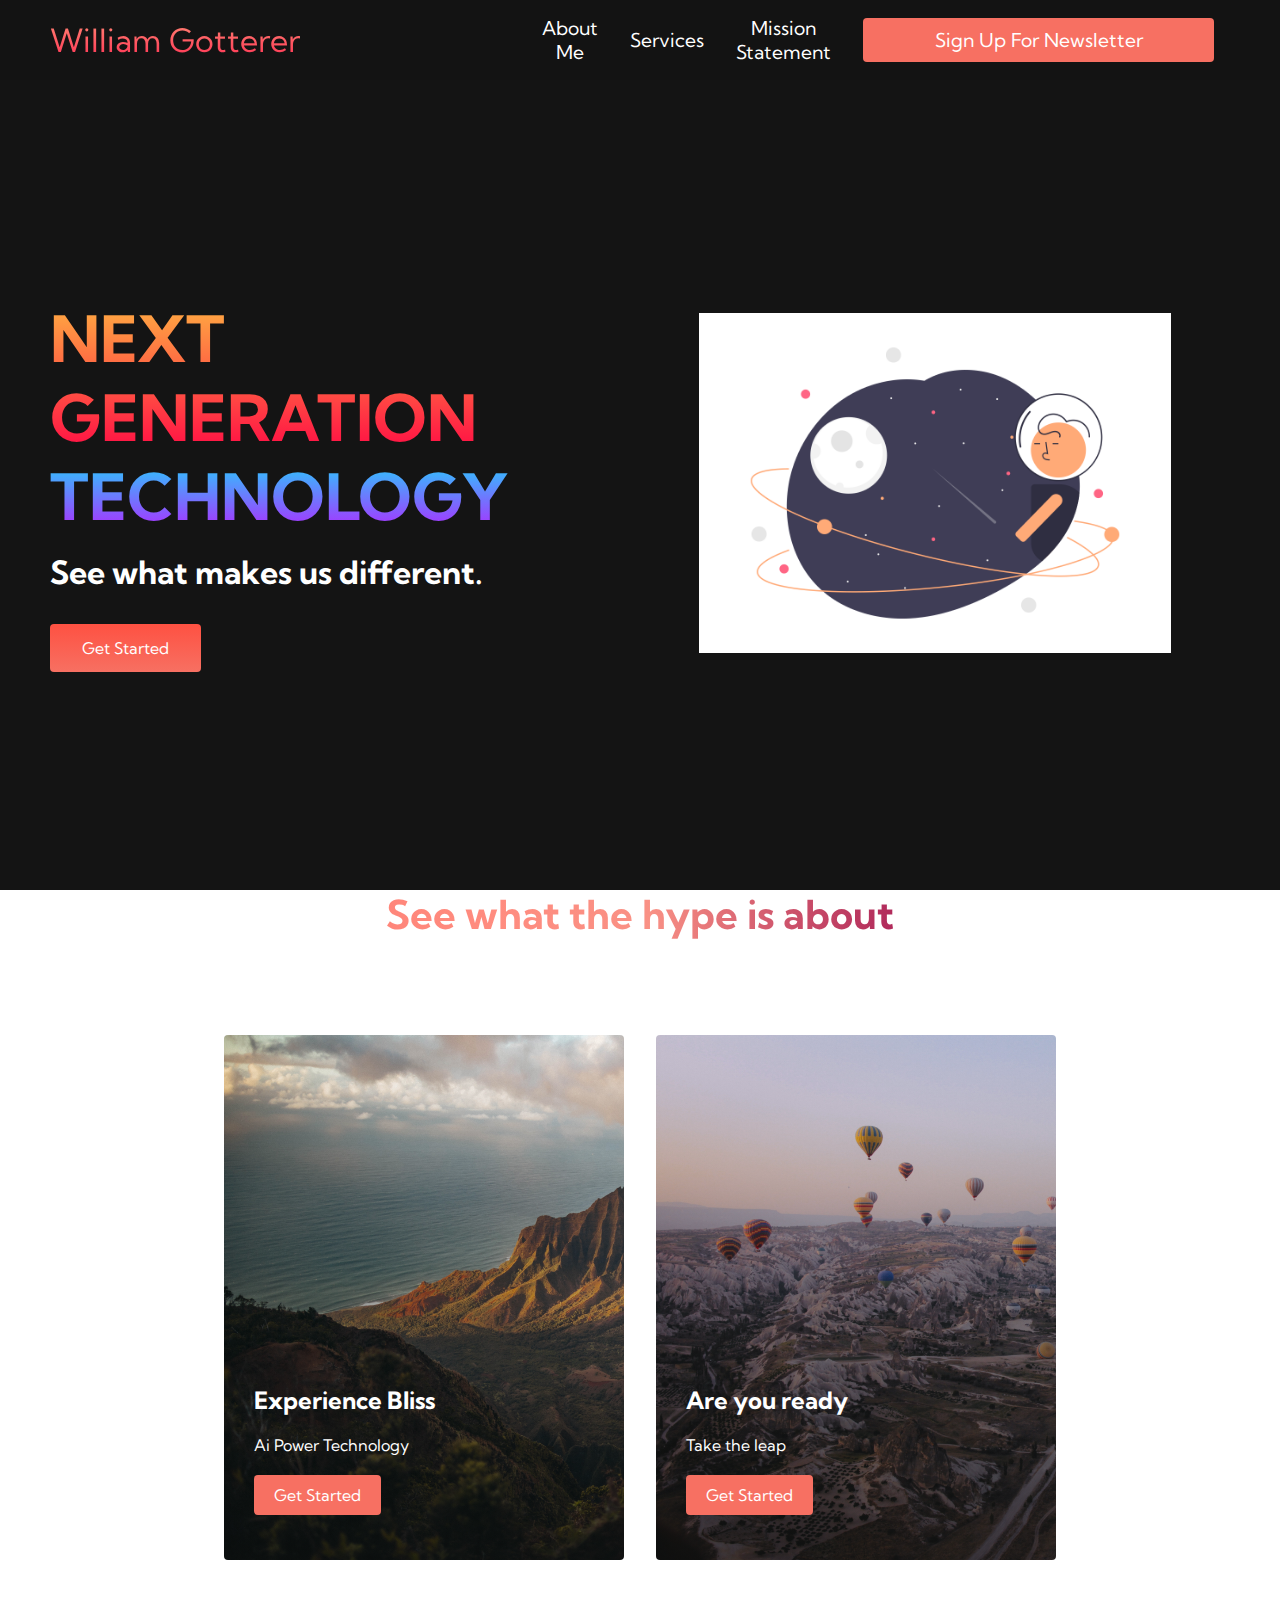
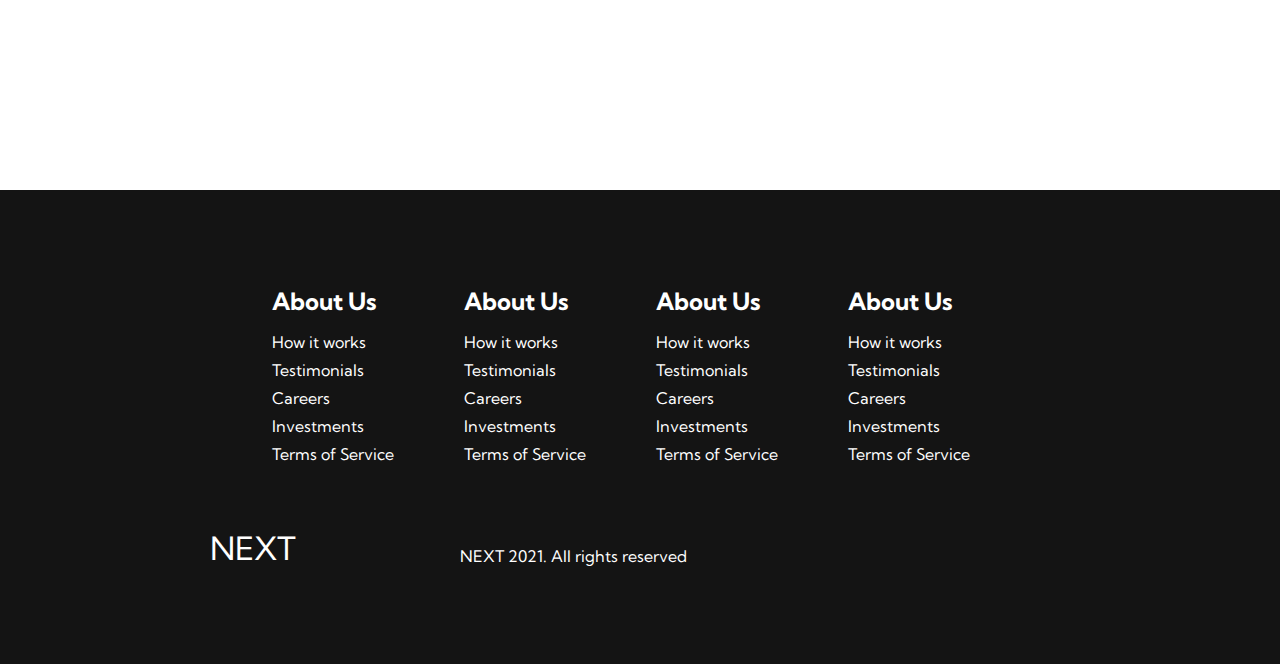
<file: index.html>
<!DOCTYPE html>
<html lang="en">
<head>
    <meta charset="UTF-8">
    <meta http-equiv="X-UA-Compatible" content="IE=edge">
    <meta name="viewport" content="width=device-width, initial-scale=1.0">
    <title>NEXT Website</title> 
    <link rel= "stylesheet" href = "style.css" /> 
    <link rel="stylesheet" href="https://use.fontawesome.com/releases/v5.15.4/css/all.css" integrity="sha384-DyZ88mC6Up2uqS4h/KRgHuoeGwBcD4Ng9SiP4dIRy0EXTlnuz47vAwmeGwVChigm" crossorigin="anonymous">
    <link rel="preconnect" href="https://fonts.googleapis.com">
    <link rel="preconnect" href="https://fonts.gstatic.com" crossorigin>
<link href="https://fonts.googleapis.com/css2?family=Kumbh+Sans:wght@400;700&display=swap" rel="stylesheet">
</head>
<body>

    <nav class="navbar">
        <div class="navbar__container">
            <a href="/" id="navbar__logo"> 
                <i class="fas fa-globe-americas"></i> William Gotterer</a>
            <div class="navbar__toggle" id="mobile-menu">
                <span class="bar"></span>
                <span class="bar"></span>
                <span class="bar"></span>
            </div>
            <ul class="navbar__menu">
                <li class="navbar__item">
                    <a href="/" class="navbar__links">
                    About Me
                    </a>
                </li>
                <li class="navbar__item">
                    <a href="/tech.html" class="navbar__links">
                    Services
                    </a>
                </li>
                <li class="navbar__item">
                    <a href="/" class="navbar__links">
                    Mission Statement
                    </a>
                </li>
                <li class="navbar__btn">
                    <a href="/" class="button">
                    Sign Up For Newsletter
                    </a>
                </li>
            </ul>
        </div>
    </nav>

    <!-- Hero Section -->
    <div class="main">
        <div class="main__container">
            <div class="main__content">
                <h1>NEXT GENERATION</h1>
                <h2>TECHNOLOGY</h2>
                <p>See what makes us different. </p>
                <button class="main__btn"><a href="/">Get Started</a></button>
            </div>
                <div class="main__img--container">
                    <img src="images/pic1svg.png" alt="pic" id="main__img">
                </div>
            </div>
        </div>
   

    <!--Services Section-->
    <div class="services">
        <h1>See what the hype is about</h1>
        <div class="services__container">
            <div class="services__card">
                <h2>Experience Bliss</h2>
                <p>Ai Power Technology</p>
                <button>Get Started</button>
            </div>
            <div class="services__card">
                <h2>Are you ready</h2>
                <p>Take the leap</p>
                <button>Get Started</button>
            </div>
        </div>
    </div>

 <!--Footer Section-->

 <div class="footer__container">
     <div class="footer__links">
         <div class="footer__link--wrapper">
             <div class="footer__link--items">
                 <h2>About Us</h2>
                 <a href="/">How it works</a>
                 <a href="/">Testimonials</a>
                 <a href="/">Careers</a>
                 <a href="/">Investments</a>
                 <a href="/">Terms of Service</a>
             </div>
             <div class="footer__link--items">
                <h2>About Us</h2>
                <a href="/">How it works</a>
                <a href="/">Testimonials</a>
                <a href="/">Careers</a>
                <a href="/">Investments</a>
                <a href="/">Terms of Service</a>
            </div>
         </div>
         <div class="footer__link--wrapper">
            <div class="footer__link--items">
                <h2>About Us</h2>
                <a href="/">How it works</a>
                <a href="/">Testimonials</a>
                <a href="/">Careers</a>
                <a href="/">Investments</a>
                <a href="/">Terms of Service</a>
            </div>
            <div class="footer__link--items">
               <h2>About Us</h2>
               <a href="/">How it works</a>
               <a href="/">Testimonials</a>
               <a href="/">Careers</a>
               <a href="/">Investments</a>
               <a href="/">Terms of Service</a>
           </div>
        </div>
     </div>
     <div class="social__media">
         <div class="social__media--wrap">
             <div class="footer__logo">
                 <a href="/" id="footer__logo"><i class="fas fa-globe-americas"></i>NEXT</a>
             </div>
             <p class="website__rights">NEXT 2021. All rights reserved</p>
             <div class="social__icon">
                 <a href="" class="social__icon--link" target = "_blank">
                     <i class="fab fa-facebook"></i>
                 </a>
                 <a href="" class="social__icon--link" target = "_blank">
                    <i class="fab fa-instagram"></i>
                </a>
                <a href="" class="social__icon--link" target = "_blank">
                    <i class="fab fa-twitter"></i>
                </a>
                <a href="" class="social__icon--link" target = "_blank">
                    <i class="fab fa-linkedin"></i>
                </a>
                <a href="" class="social__icon--link" target = "_blank">
                    <i class="fab fa-youtube"></i>
                </a>
             </div>
         </div>
     </div>
 </div>


    <script src="app.js"></script>
</body>
</html>
</file>
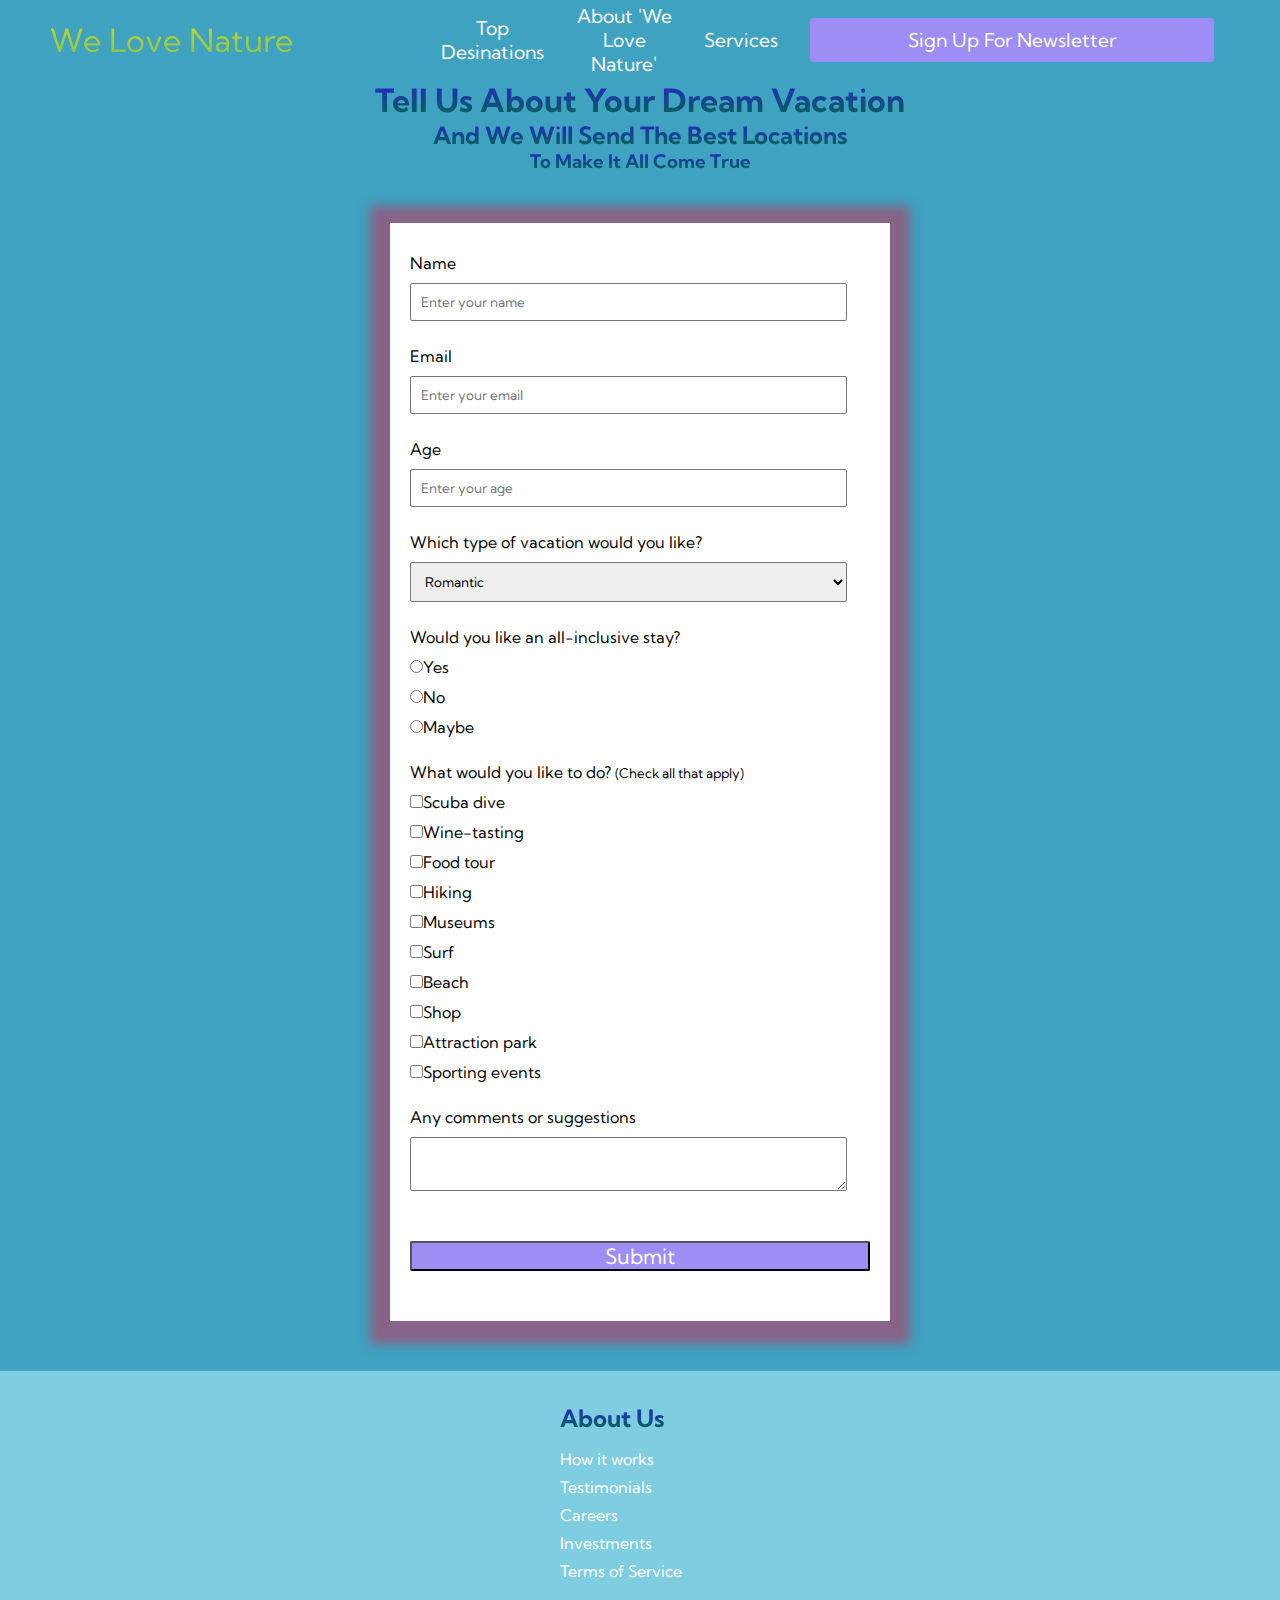
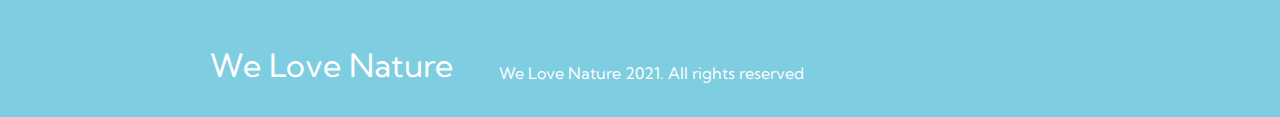
<file: personaldata.html>
<!DOCTYPE html>
<html lang="en">
<head>
    <meta charset="UTF-8">
    <meta http-equiv="X-UA-Compatible" content="IE=edge">
    <meta name="viewport" content="width=device-width, initial-scale=1.0">
    <title>NEXT Website</title> 
    <link rel= "stylesheet" href = "form.css" /> 
    <link rel="stylesheet" href="https://use.fontawesome.com/releases/v5.15.4/css/all.css" integrity="sha384-DyZ88mC6Up2uqS4h/KRgHuoeGwBcD4Ng9SiP4dIRy0EXTlnuz47vAwmeGwVChigm" crossorigin="anonymous">
    <link rel="preconnect" href="https://fonts.googleapis.com">
    <link rel="preconnect" href="https://fonts.gstatic.com" crossorigin>
<link href="https://fonts.googleapis.com/css2?family=Kumbh+Sans:wght@400;700&display=swap" rel="stylesheet">
</head>
<body>

    <nav class="navbar">
        <div class="navbar__container">
            <a href="/" id="navbar__logo"> 
                <i class="fas fa-globe-americas"></i> We Love Nature</a>
            <div class="navbar__toggle" id="mobile-menu">
                <span class="bar"></span>
                <span class="bar"></span>
                <span class="bar"></span>
            </div>
            <ul class="navbar__menu">
                <li class="navbar__item">
                    <a href="/" class="navbar__links">
                    Top Desinations 
                    </a>
                </li>
                <li class="navbar__item">
                    <a href="/tech.html" class="navbar__links">
                    About 'We Love Nature'
                    </a>
                </li>
                <li class="navbar__item">
                    <a href="/" class="navbar__links">
                    Services
                    </a>
                </li>
                <li class="navbar__btn">
                    <a href="/" class="button">
                    Sign Up For Newsletter
                    </a>
                </li>
            </ul>
        </div>
    </nav>

  <!--Form Section-->


	<h1>Tell Us About Your Dream Vacation</h1>
    <h2>And We Will Send The Best Locations</h2>
    <h3>To Make It All Come True</h3>

	<!-- Create Form -->
	<form id="form">

		<!-- Details -->
		<div class="form-control">
			<label for="name" id="label-name">
				Name
			</label>

			<!-- Input Type Text -->
			<input type="text"
				id="name"
				placeholder="Enter your name" />
		</div>

		<div class="form-control">
			<label for="email" id="label-email">
				Email
			</label>

			<!-- Input Type Email-->
			<input type="email"
				id="email"
				placeholder="Enter your email" />
		</div>

		<div class="form-control">
			<label for="age" id="label-age">
				Age
			</label>

			<!-- Input Type Text -->
			<input type="text"
				id="age"
				placeholder="Enter your age" />
		</div>

		<div class="form-control">
			<label for="role" id="label-role">
				Which type of vacation would you like?
			</label>
			
			<!-- Dropdown options -->
			<select name="role" id="role">
				<option value="romantic">Romantic</option>
				<option value="adventure">Adventure</option>
				<option value="family">
					Family
				</option>
				<option value="other">Other</option>
			</select>
		</div>

		<div class="form-control">
			<label>
				Would you like an all-inclusive stay?
			</label>

			<!-- Input Type Radio Button -->
			<label for="recommed-1">
				<input type="radio"
					id="recommed-1"
					name="recommed">Yes</input>
			</label>
			<label for="recommed-2">
				<input type="radio"
					id="recommed-2"
					name="recommed">No</input>
			</label>
			<label for="recommed-3">
				<input type="radio"
					id="recommed-3"
					name="recommed">Maybe</input>
			</label>
		</div>

		<div class="form-control">
			<label>What would you like to do?
				<small>(Check all that apply)</small>
			</label>
			<!-- Input Type Checkbox -->
			<label for="inp-1">
				<input type="checkbox"
					name="inp">Scuba dive</input></label>
			<label for="inp-2">
				<input type="checkbox"
					name="inp">Wine-tasting</input></label>
			<label for="inp-3">
				<input type="checkbox"
					name="inp">Food tour</input></label>
			<label for="inp-4">
				<input type="checkbox"
					name="inp">Hiking</input></label>
			<label for="inp-5">
				<input type="checkbox"
					name="inp">Museums</input></label>
			<label for="inp-6">
				<input type="checkbox"
					name="inp">Surf</input></label>
			<label for="inp-7">
				<input type="checkbox"
					name="inp">Beach</input></label>
			<label for="inp-7">
				<input type="checkbox"
					name="inp">Shop</input></label>
			<label for="inp-7">
				<input type="checkbox"
					name="inp">Attraction park</input></label>
			<label for="inp-7">
				<input type="checkbox"
					name="inp">Sporting events</input></label>
		</div>

		<div class="form-control">
			<label for="comment">
				Any comments or suggestions
			</label>

			<!-- multi-line text input control -->
			<textarea name="comment" id="comment"
				placeholder="Enter your comment here">
			</textarea>
		</div>

		<!-- Multi-line Text Input Control -->
		<button type="submit" value="submit">
			Submit
		</button>
	</form>
</body>

</html>


 <!--Footer Section-->

 <div class="footer__container">
     <div class="footer__links">
         <div class="footer__link--wrapper">
             <div class="footer__link--items">
                 <h2>About Us</h2>
                 <a href="/">How it works</a>
                 <a href="/">Testimonials</a>
                 <a href="/">Careers</a>
                 <a href="/">Investments</a>
                 <a href="/">Terms of Service</a>
             </div>
         </div>
     </div>
     <div class="social__media">
         <div class="social__media--wrap">
             <div class="footer__logo">
                 <a href="/" id="footer__logo"><i class="fas fa-globe-americas"></i>We Love Nature</a>
             </div>
             <p class="website__rights">We Love Nature 2021. All rights reserved</p>
             <div class="social__icon">
                 <a href="" class="social__icon--link" target = "_blank">
                     <i class="fab fa-facebook"></i>
                 </a>
                 <a href="" class="social__icon--link" target = "_blank">
                    <i class="fab fa-instagram"></i>
                </a>
                <a href="" class="social__icon--link" target = "_blank">
                    <i class="fab fa-twitter"></i>
                </a>
                <a href="" class="social__icon--link" target = "_blank">
                    <i class="fab fa-linkedin"></i>
                </a>
                <a href="" class="social__icon--link" target = "_blank">
                    <i class="fab fa-youtube"></i>
                </a>
             </div>
         </div>
     </div>
 </div>


    <script src="app.js"></script>
</body>
</html>
</file>
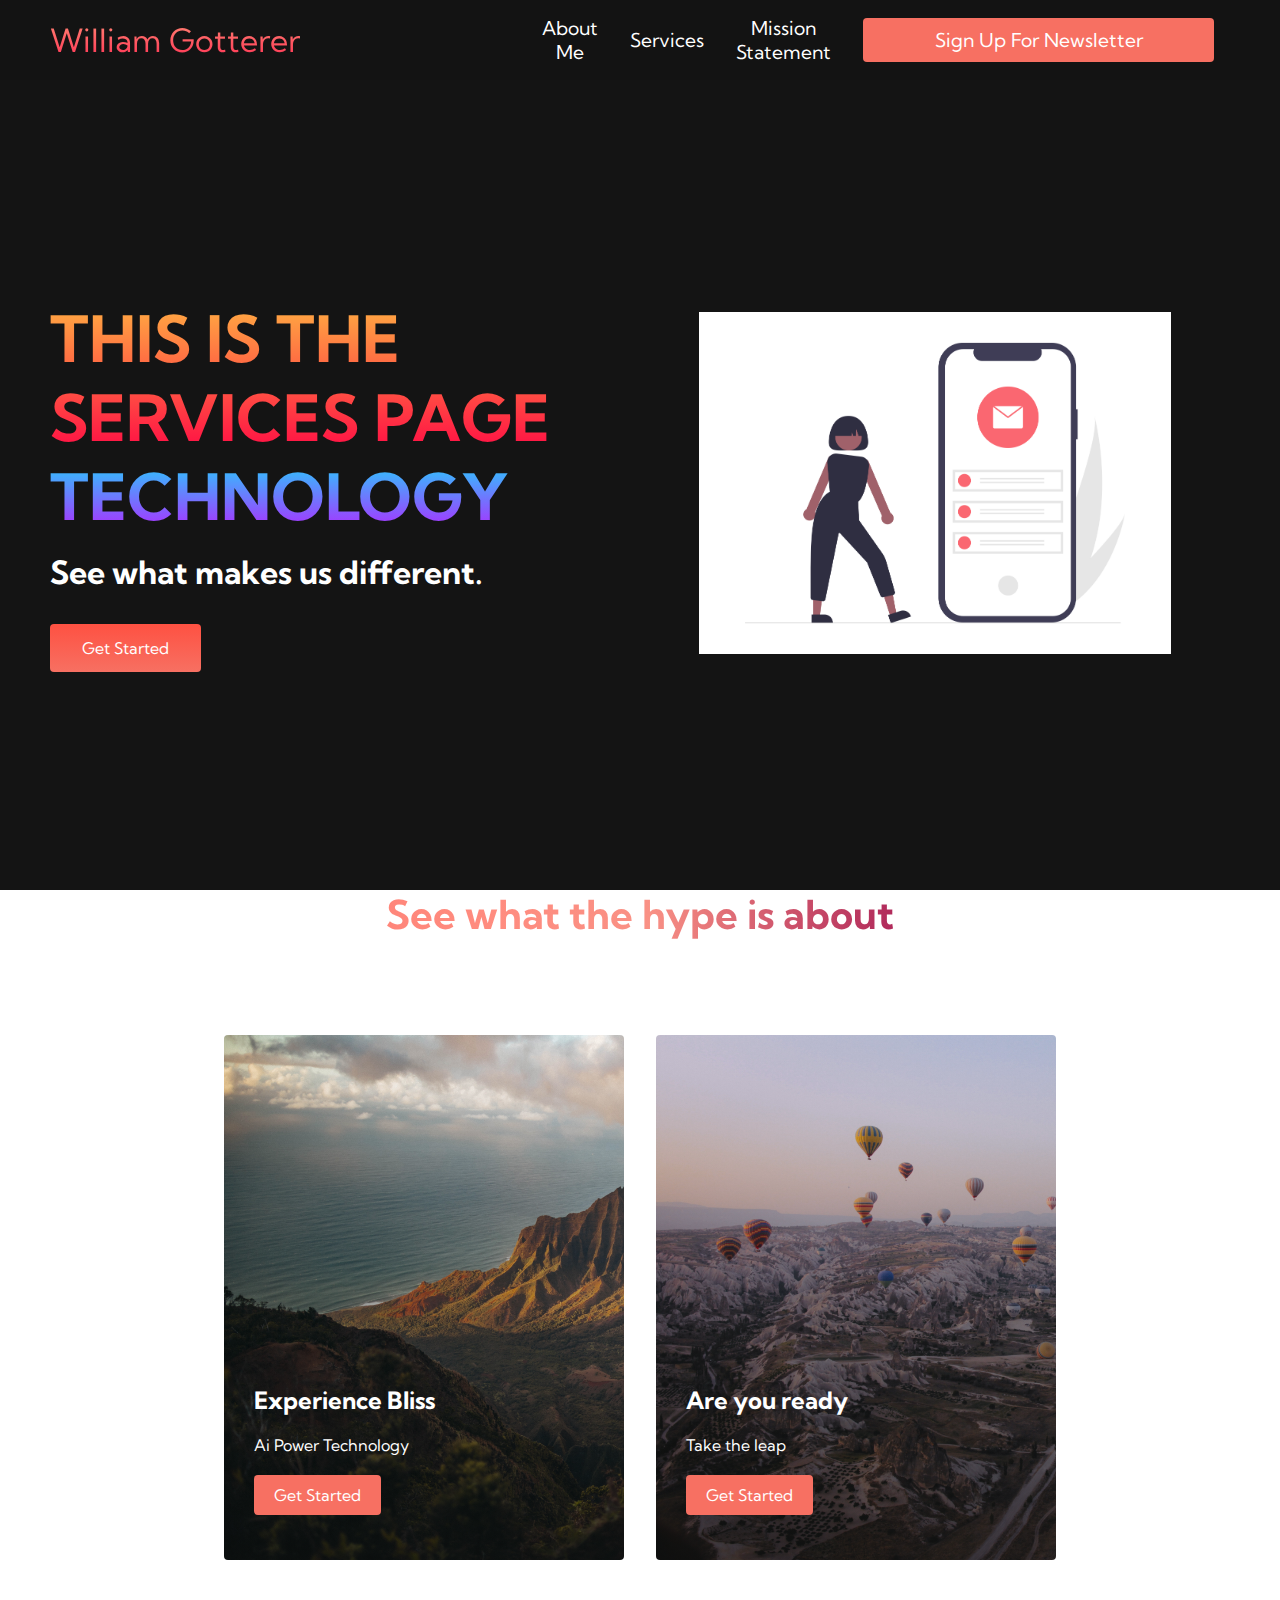
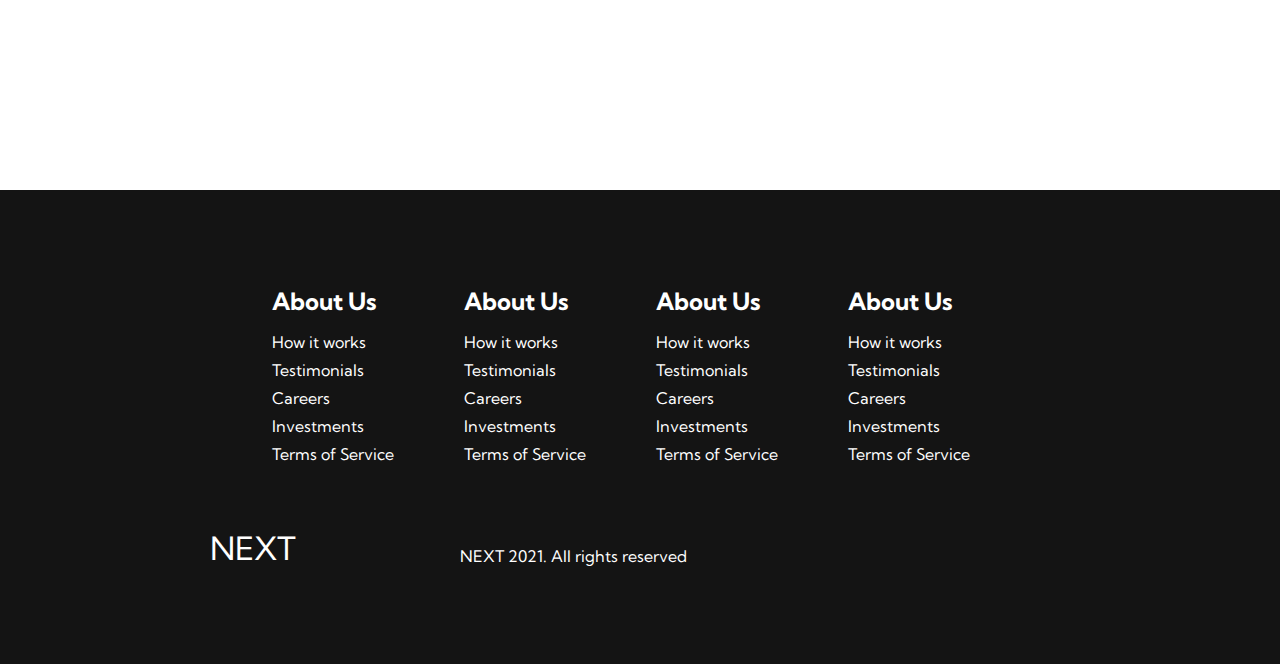
<file: tech.html>
<!DOCTYPE html>
<html lang="en">
<head>
    <meta charset="UTF-8">
    <meta http-equiv="X-UA-Compatible" content="IE=edge">
    <meta name="viewport" content="width=device-width, initial-scale=1.0">
    <title>NEXT Website</title> 
    <link rel= "stylesheet" href = "style.css" /> 
    <link rel="stylesheet" href="https://use.fontawesome.com/releases/v5.15.4/css/all.css" integrity="sha384-DyZ88mC6Up2uqS4h/KRgHuoeGwBcD4Ng9SiP4dIRy0EXTlnuz47vAwmeGwVChigm" crossorigin="anonymous">
    <link rel="preconnect" href="https://fonts.googleapis.com">
    <link rel="preconnect" href="https://fonts.gstatic.com" crossorigin>
<link href="https://fonts.googleapis.com/css2?family=Kumbh+Sans:wght@400;700&display=swap" rel="stylesheet">
</head>
<body>

    <nav class="navbar">
        <div class="navbar__container">
            <a href="/" id="navbar__logo"> 
                <i class="fas fa-globe-americas"></i> William Gotterer</a>
            <div class="navbar__toggle" id="mobile-menu">
                <span class="bar"></span>
                <span class="bar"></span>
                <span class="bar"></span>
            </div>
            <ul class="navbar__menu">
                <li class="navbar__item">
                    <a href="/" class="navbar__links">
                    About Me
                    </a>
                </li>
                <li class="navbar__item">
                    <a href="/tech.html" class="navbar__links">
                    Services
                    </a>
                </li>
                <li class="navbar__item">
                    <a href="/" class="navbar__links">
                    Mission Statement
                    </a>
                </li>
                <li class="navbar__btn">
                    <a href="/" class="button">
                    Sign Up For Newsletter
                    </a>
                </li>
            </ul>
        </div>
    </nav>

    <!-- Hero Section -->
    <div class="main">
        <div class="main__container">
            <div class="main__content">
                <h1>THIS IS THE SERVICES PAGE</h1>
                <h2>TECHNOLOGY</h2>
                <p>See what makes us different. </p>
                <button class="main__btn"><a href="/">Get Started</a></button>
            </div>
                <div class="main__img--container">
                    <img src="images/webpic2.png" alt="pic" id="main__img">
                </div>
            </div>
        </div>
   

    <!--Services Section-->
    <div class="services">
        <h1>See what the hype is about</h1>
        <div class="services__container">
            <div class="services__card">
                <h2>Experience Bliss</h2>
                <p>Ai Power Technology</p>
                <button>Get Started</button>
            </div>
            <div class="services__card">
                <h2>Are you ready</h2>
                <p>Take the leap</p>
                <button>Get Started</button>
            </div>
        </div>
    </div>

 <!--Footer Section-->

 <div class="footer__container">
     <div class="footer__links">
         <div class="footer__link--wrapper">
             <div class="footer__link--items">
                 <h2>About Us</h2>
                 <a href="/">How it works</a>
                 <a href="/">Testimonials</a>
                 <a href="/">Careers</a>
                 <a href="/">Investments</a>
                 <a href="/">Terms of Service</a>
             </div>
             <div class="footer__link--items">
                <h2>About Us</h2>
                <a href="/">How it works</a>
                <a href="/">Testimonials</a>
                <a href="/">Careers</a>
                <a href="/">Investments</a>
                <a href="/">Terms of Service</a>
            </div>
         </div>
         <div class="footer__link--wrapper">
            <div class="footer__link--items">
                <h2>About Us</h2>
                <a href="/">How it works</a>
                <a href="/">Testimonials</a>
                <a href="/">Careers</a>
                <a href="/">Investments</a>
                <a href="/">Terms of Service</a>
            </div>
            <div class="footer__link--items">
               <h2>About Us</h2>
               <a href="/">How it works</a>
               <a href="/">Testimonials</a>
               <a href="/">Careers</a>
               <a href="/">Investments</a>
               <a href="/">Terms of Service</a>
           </div>
        </div>
     </div>
     <div class="social__media">
         <div class="social__media--wrap">
             <div class="footer__logo">
                 <a href="/" id="footer__logo"><i class="fas fa-globe-americas"></i>NEXT</a>
             </div>
             <p class="website__rights">NEXT 2021. All rights reserved</p>
             <div class="social__icon">
                 <a href="" class="social__icon--link" target = "_blank">
                     <i class="fab fa-facebook"></i>
                 </a>
                 <a href="" class="social__icon--link" target = "_blank">
                    <i class="fab fa-instagram"></i>
                </a>
                <a href="" class="social__icon--link" target = "_blank">
                    <i class="fab fa-twitter"></i>
                </a>
                <a href="" class="social__icon--link" target = "_blank">
                    <i class="fab fa-linkedin"></i>
                </a>
                <a href="" class="social__icon--link" target = "_blank">
                    <i class="fab fa-youtube"></i>
                </a>
             </div>
         </div>
     </div>
 </div>


    <script src="app.js"></script>
</body>
</html>
</file>
<file: style.css>
*{
    box-sizing: border-box;
    margin: 0;
    padding: 0;
    font-family: 'Kumbh Sans' , sans-serif;
}

.navbar{
    background: #131313;
    height: 80px;
    display: flex;
    justify-content: center;
    align-items: center;
    font-size: 1.2rem;
    position: sticky;
    top:0;
    z-index: 999;
}

.navbar__container{
    display: flex;
    justify-content: space-between;
    height: 80px;
    z-index: 1;
    width: 100%;
    max-width: 1300px;
    margin: 0 auto;
    padding: 0 50px;
}

#navbar__logo{
    background-color: #ff8171;
    background-image: linear-gradient(to top, #ff0844 0%, #ffb184 100% );
    background-size: 100%;
    -webkit-background-clip: text;
    -moz-background-clip: text;
    -webkit-text-fill-color: transparent;
    -moz-text-fill-color: transparent;
    display: flex;
    align-items: center;
    cursor: pointer;
    text-decoration: none;
    font-size: 2rem;
}

.fa-gem {
    margin-right: 0.5rem;
}

.navbar__menu{
    display: flex;
    align-items: center;
    list-style: none;
    text-align: center;
}

.navbar__item {
    height: 80px;
}

.navbar__links {
    color: white ;
    display: flex;
    align-items: center;
    justify-content: center;
    text-decoration: none;
    padding: 0 1rem;
    height: 100%;
}

.navbar__btn {
    display: flex;
    justify-content: center;
    align-items: center;
    padding: 0 1rem;
    width: 100%;
}

.button {
    display: flex;
    justify-content: center;
    align-items: center;
    text-decoration: none;
    padding: 10px 20px;
    height: 100%;
    width: 100%;
    border: none;
    outline: none;
    border-radius: 4px;
    background: #f77062;
    color: #fff;

}

.button:hover {
    background: #4837ff;
    transition: all 0.3s ease;
}

.navbar__links:hover {
    color: #f77062;
    transition: all 0.3s ease;
}

@media screen and (max-width: 960px) {
    .navbar__container {
        display: flex;
        justify-content: space-between;
        height: 80px;
        z-index: 1;
        width: 100%;
        padding: 0;
    }

    .navbar__menu {
        display: grid;
        grid-template-columns: auto;
        margin:0;
        width: 100%;
        position: absolute;
        top: -1000px;
        opacity: 0;
        transition: all 0.5s ease;
        height: 50vh;
        z-index: -1;
        background: #131313;
    }

    .navbar__menu.active {
        background: #131313;
        top: 100%;
        opacity: 1;
        transition: all 0.5s ease;
        z-index: 99;
        height: 50vh;
        font-size: 1.6rem;
    }

    #navbar__logo {
        padding-left: 25px;
    }

    .navbar__toggle .bar {
        width: 25px;
        height: 3px;
        margin: 5px auto;
        transition: all 0.3s ease-in-out;
        background: #ffff
    }

    .navbar__item {
        width: 100%;
    }

    .navbar__links {
        text-align: center;
        padding: 2rem;
        width: 100%;
        display: table;
    }

    #mobile-menu {
        position: absolute;
        top: 20%;
        right: 5%;
        transform: translate(5%, 20%);
    }

    .navbar__btn {
        padding-bottom: 2rem;
    }

    .button {
        display: flex;
        justify-content: center;
        align-items: center;
        width: 80%;
        height: 80px;
        margin: 0;
    }

    .navbar__toggle .bar {
        display:block;
        cursor: pointer
    }

    #mobile-menu.is-active .bar:nth-child(2) {
        opacity: 0;
    }

    #mobile-menu.is-active .bar:nth-child(1) {
       transform: translateY(8px) rotate(45deg);
    }

    #mobile-menu.is-active .bar:nth-child(3) {
        transform: translateY(-8px) rotate(-45deg);
     }
     
}


/*Hero Section CSS */
.main {
    background-color: #141414 ;
}

.main__container {
    display: grid;
    grid-template-columns: 1fr 1fr;
    align-items: center;
    justify-self: center;
    margin: 0 auto;
    height: 90vh;
    background-color: #141414 ;
    z-index: 1;
    width: 100%;
    max-width: 1300px;
    padding: 0 50px;
}

.main__content h1 {
    font-size: 4rem;
    background-color: #ff8177;
    background-image: linear-gradient(to top, #ff0844 0%, #ffb142 100%);
    background-size: 100%;
    -webkit-background-clip: text;
    -moz-background-clip: text;
    -webkit-text-fill-color: transparent;
    -moz-text-fill-color: transparent;

}

.main__content h2 {
    font-size: 4rem;
    background-color: #ff8177;
    background-image: linear-gradient(to top, #b721ff 0%, #21d4fd 100%);
    background-size: 100%;
    -webkit-background-clip: text;
    -moz-background-clip: text;
    background-clip: text;
    -webkit-text-fill-color: transparent;
    -moz-text-fill-color: transparent;
}

.main__content p {
    color: #fff;
    margin-top: 1rem;
    font-size: 2rem;
    font-weight: 700;
    
}

.main__btn {
    font-size: 1rem;
    background-image:linear-gradient(to top, #f77062 0%, #fe5142 100%);
    padding: 14px 32px;
    border:none;
    border-radius: 4px;
    color: white;
    margin-top: 2rem;
    cursor: pointer;
    position: relative;
    transition: all 0.35s;
    outline: none;
}

.main__btn a {
    position: relative;
    z-index: 2;
    color: white;
    text-decoration: none;

}

.main__btn:after {
    position: absolute;
    content: '';
    top:0;
    left: 0;
    width: 0%;
    height: 100%;
    background: #4837ff ;
    transition: all 0.35s;
    border-radius: 4px;

}

.main__btn:hover {
    color: #fff;
}

.main__btn:hover:after {
    width: 100% ;
}

.main__img--container {
    text-align: center;
}

#main__img {
    height: 80%;
    width: 80%;
} 

/*Mobile Responsive */
 @media screen and (max-width: 768px) {
    .main__container {
        display: grid;
        grid-template-columns: auto;
        align-items: center;
        justify-self: center;
        width: 100%;
        margin: 0 auto;
        height: 90vh;
    }

    .main__content {
        text-align: center;
        margin-bottom: 4rem;
    }

    .main__content h1 {
        font-size: 2.5rem;
        margin-top: 2rem;
    }

    .main__content h2 {
        font-size: 3rem;
    }

    .main__content p {
        margin-top: 1rem;
        font-size: 1.5rem;
    }
}

@media screen  and (max-width: 480px) {
    .main__content h1 {
        font-size: 2rem;
        margin-top: 3rem;
    }

    .main__content h2 {
        font-size: 2rem;
    }

    .main__content p {
        margin-top: 2rem;
        font-size: 1.5rem;
 }   

 .main__btn {
     padding: 12px 36px;
     margin: 2.5rem 0;
 }
}

/* Services Section CSS */

.services {
    background-image: #141414;
    display: flex;
    flex-direction: column;
    align-items: center;
    height: 100vh;
}

.services h1{
    background-color: #ff8177;
    background-image: linear-gradient(to right, #ff8177 0%, #ff867a 0%, #ff8c7f 21%, #f99185 52%, #cf556c 78%, #b12a5b 100% );
    background-size: 100%;
    margin-bottom: 5rem;
    font-size: 2.5rem;
    -webkit-background-clip: text;
    -moz-background-clip: text;
    -webkit-text-fill-color: transparent;
    -moz-text-fill-color: transparent;
}

.services__container {
    display:flex;
    justify-content: center;
    flex-wrap: wrap;
}

.services__card {
    margin: 1rem;
    height: 525px;
    width: 400px;
    border-radius: 4px;
    background-image: linear-gradient(to bottom, rgba(0,0,0,0) 0%, rgba(17,17,17,0.6) 100%), url('/images/website2.jpg');
    background-size: cover;
    position: relative;
    color: #fff;

}

.services__card:nth-child(2){
    background-image: linear-gradient(to bottom, rgba(0,0,0,0) 0%, rgba(17,17,17,0.6) 100%), url('/images/webpic5.jpg');

}

.services h2 {
    position: absolute;
    top: 350px;
    left: 30px;
}

.services__card p{
    position: absolute;
    top: 400px;
    left: 30px;
}

.services__card button {
    color: white;
    padding: 10px 20px;
    border: none;
    outline: none;
    border-radius: 4px;
    background: #f77062;
    position: absolute;
    top: 440px;
    left: 30px;
    font-size: 1rem;
    cursor: pointer;
}

.services__card:hover {
    transform: scale(1.075);
    transition: 0.20s ease-in ;
    cursor: pointer;
}

@media screen and (max-width: 960px) {
    .services {
        height: 1600px;
    }

    .services h1 {
        font-size:2rem;
        margin-top: 12rem;
    }
}

@media screen and (max-width: 980px) {
    .services {
        height: 1400px;
    }

    .services h1 {
        font-size: 1.2rem;
    }

    .services__card{
        width: 300px;
    }
}

/* Footer CSS */

.footer__container {
    background-color: #141414;
    padding: 5rem 0;
    display: flex;
    flex-direction:column;
    justify-content: center;
    align-items: center;
}

#footer__logo {
    color: #fff;
    display: flex;
    align-items: center;
    cursor: pointer;
    text-decoration: none;
    font-size: 2rem;
}

.footer__links {
    width:100%;
    max-width: 1000px;
    display: flex;
    justify-content: center;

}

.footer__link--wrapper {
    display:flex;
}

.footer__link--items {
    display: flex;
    flex-direction: column;
    align-items: flex-start;
    margin: 16px;
    text-align: left;
    width: 160px;
    box-sizing: border-box;
}

.footer__link--items h2 {
    margin-bottom: 16px;
}

.footer__link--items > h2 {
    color: #fff;
}

.footer__link--items a {
    color: #fff;
    text-decoration: none;
    margin-bottom: 0.5rem;
}

.footer__link--items a:hover {
    color: blue;
    transition: 0.3s ease-out;
}


/* Social Icons */

.social__icon--link {
    color: #fff;
    font-size: 24px;
}

.social__media {
    max-width: 1000px;
    width: 100%;
}

.social__media--wrap {
    display: flex;
    justify-content: space-between;
    align-items: center;
    width: 90%;
    max-width: 1000px;
    margin: 40px auto 0 auto;

}

.social__icon {
    display: flex;
    justify-content: space-between;
    align-items: center;
    width: 240px;
}

.footer__logo {
    color: #fff;
    justify-self: flex-start;
    margin-left: 20px;
    cursor: pointer;
    text-decoration: none;
    font-size: 2rem;
    display: flex;
    align-items: center;
    margin-bottom: 16px;
}

.website__rights {
    color: #fff;

}

@media screen and (max-width: 820px) {
    .footer__links {
        padding-top: 2rem;
    }

    #footer__logo {
        margin-bottom: 2rem;
    }
    
    .website__rights {
        margin-bottom: 2rem;
    }

    .footer__link--wrapper {
        flex-direction: column;
    }

    .social__media--wrap {
        flex-direction: column;
    }
}

@media screen and (max-width: 480px) {
    .footer__link--items {
        margin: 0;
        padding: 10px;
        width: 100px;
    }
}
</file>
<file: form.css>
*{
    box-sizing: border-box;
    margin: 0;
    padding: 0;
    font-family: 'Kumbh Sans' , sans-serif;
}

.navbar{
    background: #3fa2c0;
    height: 80px;
    display: flex;
    justify-content: center;
    align-items: center;
    font-size: 1.2rem;
    position: sticky;
    top:0;
    z-index: 999;
}

.navbar__container{
    display: flex;
    justify-content: space-between;
    height: 80px;
    z-index: 1;
    width: 100%;
    max-width: 1300px;
    margin: 0 auto;
    padding: 0 50px;
}

#navbar__logo{
    background-color: #72ad75;
    background-image: linear-gradient(to top, #5cb368 0%, #e7eb14 100% );
    background-size: 100%;
    -webkit-background-clip: text;
    -moz-background-clip: text;
    -webkit-text-fill-color: transparent;
    -moz-text-fill-color: transparent;
    display: flex;
    align-items: center;
    cursor: pointer;
    text-decoration: none;
    font-size: 2rem;
}


.navbar__menu{
    display: flex;
    align-items: center;
    list-style: none;
    text-align: center;
}

.navbar__item {
    height: 80px;
}

.navbar__links {
    color: white ;
    display: flex;
    align-items: center;
    justify-content: center;
    text-decoration: none;
    padding: 0 1rem;
    height: 100%;
}

.navbar__btn {
    display: flex;
    justify-content: center;
    align-items: center;
    padding: 0 1rem;
    width: 100%;
}

.button {
    display: flex;
    justify-content: center;
    align-items: center;
    text-decoration: none;
    padding: 10px 20px;
    height: 100%;
    width: 100%;
    border: none;
    outline: none;
    border-radius: 4px;
    background: #9d8df5;
    color: #fff;

}

.button:hover {
    background: #4837ff;
    transition: all 0.3s ease;
}

.navbar__links:hover {
    color: #a1b7f1;
    transition: all 0.3s ease;
}

@media screen and (max-width: 960px) {
    .navbar__container {
        display: flex;
        justify-content: space-between;
        height: 80px;
        z-index: 1;
        width: 100%;
        padding: 0;
    }

    .navbar__menu {
        display: grid;
        grid-template-columns: auto;
        margin:0;
        width: 100%;
        position: absolute;
        top: -1000px;
        opacity: 0;
        transition: all 0.5s ease;
        height: 50vh;
        z-index: -1;
        background: #7fcde0;
    }

    .navbar__menu.active {
        background: #3fa2c0;
        top: 100%;
        opacity: 1;
        transition: all 0.5s ease;
        z-index: 99;
        height: 50vh;
        font-size: 1.6rem;
    }

    #navbar__logo {
        padding-left: 25px;
    }

    .navbar__toggle .bar {
        width: 25px;
        height: 3px;
        margin: 5px auto;
        transition: all 0.3s ease-in-out;
        background: #ffff
    }

    .navbar__item {
        width: 100%;
    }

    .navbar__links {
        text-align: center;
        padding: 2rem;
        width: 100%;
        display: table;
    }

    #mobile-menu {
        position: absolute;
        top: 20%;
        right: 5%;
        transform: translate(5%, 20%);
    }

    .navbar__btn {
        padding-bottom: 2rem;
    }

    .button {
        display: flex;
        justify-content: center;
        align-items: center;
        width: 80%;
        height: 80px;
        margin: 0;
    }

    .navbar__toggle .bar {
        display:block;
        cursor: pointer
    }

    #mobile-menu.is-active .bar:nth-child(2) {
        opacity: 0;
    }

    #mobile-menu.is-active .bar:nth-child(1) {
       transform: translateY(8px) rotate(45deg);
    }

    #mobile-menu.is-active .bar:nth-child(3) {
        transform: translateY(-8px) rotate(-45deg);
     }
     
}



/* Form Section CSS */

body {
    background-color: #3fa2c0;
    font-family: 'Kumbh Sans' , sans-serif;
    text-align: center;
}

body h1, h2, h3 {
    background-color: #4e8a3b;
    background-image: linear-gradient(to top, #016d49 0%, #2b1fd3 100% );
    -webkit-background-clip: text;
    -moz-background-clip: text;
    -webkit-text-fill-color: transparent;
    -moz-text-fill-color: transparent;
}

/* Styling the Form (Color, Padding, Shadow) */
form {
    background-color: #fff;
    max-width: 500px;
    margin: 50px auto;
    padding: 30px 20px;
    box-shadow: .4px 3px 10px 20px rgba(207, 37, 80, 0.5);
}

/* Styling form-control Class */
.form-control {
    text-align: left;
    margin-bottom: 25px;
}

/* Styling form-control Label */
.form-control label {
    display: block;
    margin-bottom: 10px;
}

/* Styling form-control input,
select, textarea */
.form-control input,
.form-control select,
.form-control textarea {
    border: 1px solid #777;
    border-radius: 2px;
    font-family: inherit;
    padding: 10px;
    display: block;
    width: 95%;
}

/* Styling form-control Radio
button and Checkbox */
.form-control input[type="radio"],
.form-control input[type="checkbox"] {
    display: inline-block;
    width: auto;
}

/* Styling Button */
button {
    background: #9d8df5;
    color: #fff;
    border-radius: 2px;
    font-family: inherit;
    font-size: 21px;
    display: block;
    width: 100%;
    margin-top: 50px;
    margin-bottom: 20px;
    cursor: pointer;
    
}

/*Hero Section CSS */
.main {
    background-color: #3fa2c0; ;
}

.main__container {
    display: grid;
    grid-template-columns: 1fr 1fr;
    align-items: center;
    justify-self: center;
    margin: 0 auto;
    height: 90vh;
    background-color: #3fa2c0 ;
    z-index: 1;
    width: 100%;
    max-width: 1300px;
    padding: 0 50px;
}

.main__content h1 {
    font-size: 4rem;
    background-color: #68c052;
    background-image: linear-gradient(to top, #68c052 0%, #ffb142 100%);
    background-size: 100%;
    -webkit-background-clip: text;
    -moz-background-clip: text;
    -webkit-text-fill-color: transparent;
    -moz-text-fill-color: transparent;

}

.main__content h2 {
    font-size: 4rem;
    background-color: #72dce4;
    background-image: linear-gradient(to top, #68c052 0%, #21d4fd 100%);
    background-size: 100%;
    -webkit-background-clip: text;
    -moz-background-clip: text;
    background-clip: text;
    -webkit-text-fill-color: transparent;
    -moz-text-fill-color: transparent;
}

.main__content p {
    color: #fff;
    margin-top: 1rem;
    font-size: 2rem;
    font-weight: 700;
    
}

.main__btn {
    font-size: 1rem;
    background-image:linear-gradient(to top, #d2da6f 0%, #42fe6b 100%);
    padding: 14px 32px;
    border:none;
    border-radius: 4px;
    color: white;
    margin-top: 2rem;
    cursor: pointer;
    position: relative;
    transition: all 0.35s;
    outline: none;
}

.main__btn a {
    position: relative;
    z-index: 2;
    color: white;
    text-decoration: none;

}

.main__btn:after {
    position: absolute;
    content: '';
    top:0;
    left: 0;
    width: 0%;
    height: 100%;
    background: #9eeaf0 ;
    transition: all 0.35s;
    border-radius: 4px;

}

.main__btn:hover {
    color: #fff;
}

.main__btn:hover:after {
    width: 100% ;
}

.main__img--container {
    text-align: center;
}

#main__img {
    height: 80%;
    width: 80%;
} 

/*Mobile Responsive */
 @media screen and (max-width: 768px) {
    .main__container {
        display: grid;
        grid-template-columns: auto;
        align-items: center;
        justify-self: center;
        width: 100%;
        margin: 0 auto;
        height: 90vh;
    }

    .main__content {
        text-align: center;
        margin-bottom: 4rem;
    }

    .main__content h1 {
        font-size: 2.5rem;
        margin-top: 2rem;
    }

    .main__content h2 {
        font-size: 3rem;
    }

    .main__content p {
        margin-top: 1rem;
        font-size: 1.5rem;
    }
}

@media screen  and (max-width: 480px) {
    .main__content h1 {
        font-size: 2rem;
        margin-top: 3rem;
    }

    .main__content h2 {
        font-size: 2rem;
    }

    .main__content p {
        margin-top: 2rem;
        font-size: 1.5rem;
 }   

 .main__btn {
     padding: 12px 36px;
     margin: 2.5rem 0;
 }
}

/* Services Section CSS */

.services {
    background-image: #141414;
    display: flex;
    flex-direction: column;
    align-items: center;
    height: 100vh;
}

.services h1{
    background-color: #ff8177;
    background-image: linear-gradient(to right, #ff8177 0%, #ff867a 0%, #ff8c7f 21%, #f99185 52%, #cf556c 78%, #b12a5b 100% );
    background-size: 100%;
    margin-bottom: 5rem;
    font-size: 2.5rem;
    -webkit-background-clip: text;
    -moz-background-clip: text;
    -webkit-text-fill-color: transparent;
    -moz-text-fill-color: transparent;
}

.services__container {
    display:flex;
    justify-content: center;
    flex-wrap: wrap;
}

.services__card {
    margin: 1rem;
    height: 525px;
    width: 400px;
    border-radius: 4px;
    background-image: linear-gradient(to bottom, rgba(0,0,0,0) 0%, rgba(17,17,17,0.6) 100%), url('/images/website2.jpg');
    background-size: cover;
    position: relative;
    color: #fff;

}

.services__card:nth-child(2){
    background-image: linear-gradient(to bottom, rgba(0,0,0,0) 0%, rgba(17,17,17,0.6) 100%), url('/images/webpic5.jpg');

}

.services h2 {
    position: absolute;
    top: 350px;
    left: 30px;
}

.services__card p{
    position: absolute;
    top: 400px;
    left: 30px;
}

.services__card button {
    color: white;
    padding: 10px 20px;
    border: none;
    outline: none;
    border-radius: 4px;
    background: #a6a5f8;
    position: absolute;
    top: 440px;
    left: 30px;
    font-size: 1rem;
    cursor: pointer;
}

.services__card:hover {
    transform: scale(1.075);
    transition: 0.20s ease-in ;
    cursor: pointer;
}

@media screen and (max-width: 960px) {
    .services {
        height: 1600px;
    }

    .services h1 {
        font-size:2rem;
        margin-top: 12rem;
    }
}

@media screen and (max-width: 980px) {
    .services {
        height: 1400px;
    }

    .services h1 {
        font-size: 1.2rem;
    }

    .services__card{
        width: 300px;
    }
}

/* Footer CSS */

.footer__container {
    background-color: #7fcde0;
    padding: 1rem 0;
    display: flex;
    flex-direction:column;
    justify-content: center;
    align-items: center;
}

#footer__logo {
    color: #fff;
    display: flex;
    align-items: center;
    cursor: pointer;
    text-decoration: none;
    font-size: 2rem;
}

.footer__links {
    width:100%;
    max-width: 1000px;
    display: flex;
    justify-content: center;

}

.footer__link--wrapper {
    display:flex;
}

.footer__link--items {
    display: flex;
    flex-direction: column;
    align-items: flex-start;
    margin: 16px;
    text-align: center;
    width: 160px;
    box-sizing: border-box;
}

.footer__link--items h2 {
    margin-bottom: 16px;
}

.footer__link--items > h2 {
    color: #fff;
}

.footer__link--items a {
    color: #fff;
    text-decoration: none;
    margin-bottom: 0.5rem;
}

.footer__link--items a:hover {
    color: blue;
    transition: 0.3s ease-out;
}


/* Social Icons */

.social__icon--link {
    color: #fff;
    font-size: 24px;
}

.social__media {
    max-width: 1000px;
    width: 100%;
}

.social__media--wrap {
    display: flex;
    justify-content: space-between;
    align-items: center;
    width: 90%;
    max-width: 1000px;
    margin: 40px auto 0 auto;

}

.social__icon {
    display: flex;
    justify-content: space-between;
    align-items: center;
    width: 240px;
}

.footer__logo {
    color: #fff;
    justify-self: flex-start;
    margin-left: 20px;
    cursor: pointer;
    text-decoration: none;
    font-size: 2rem;
    display: flex;
    align-items: center;
    margin-bottom: 16px;
}

.website__rights {
    color: #fff;

}

@media screen and (max-width: 820px) {
    .footer__links {
        padding-top: 2rem;
    }

    #footer__logo {
        margin-bottom: 2rem;
    }
    
    .website__rights {
        margin-bottom: 2rem;
    }

    .footer__link--wrapper {
        flex-direction: column;
    }

    .social__media--wrap {
        flex-direction: column;
    }
}

@media screen and (max-width: 480px) {
    .footer__link--items {
        margin: 0;
        padding: 10px;
        width: 100px;
    }
}
</file>
